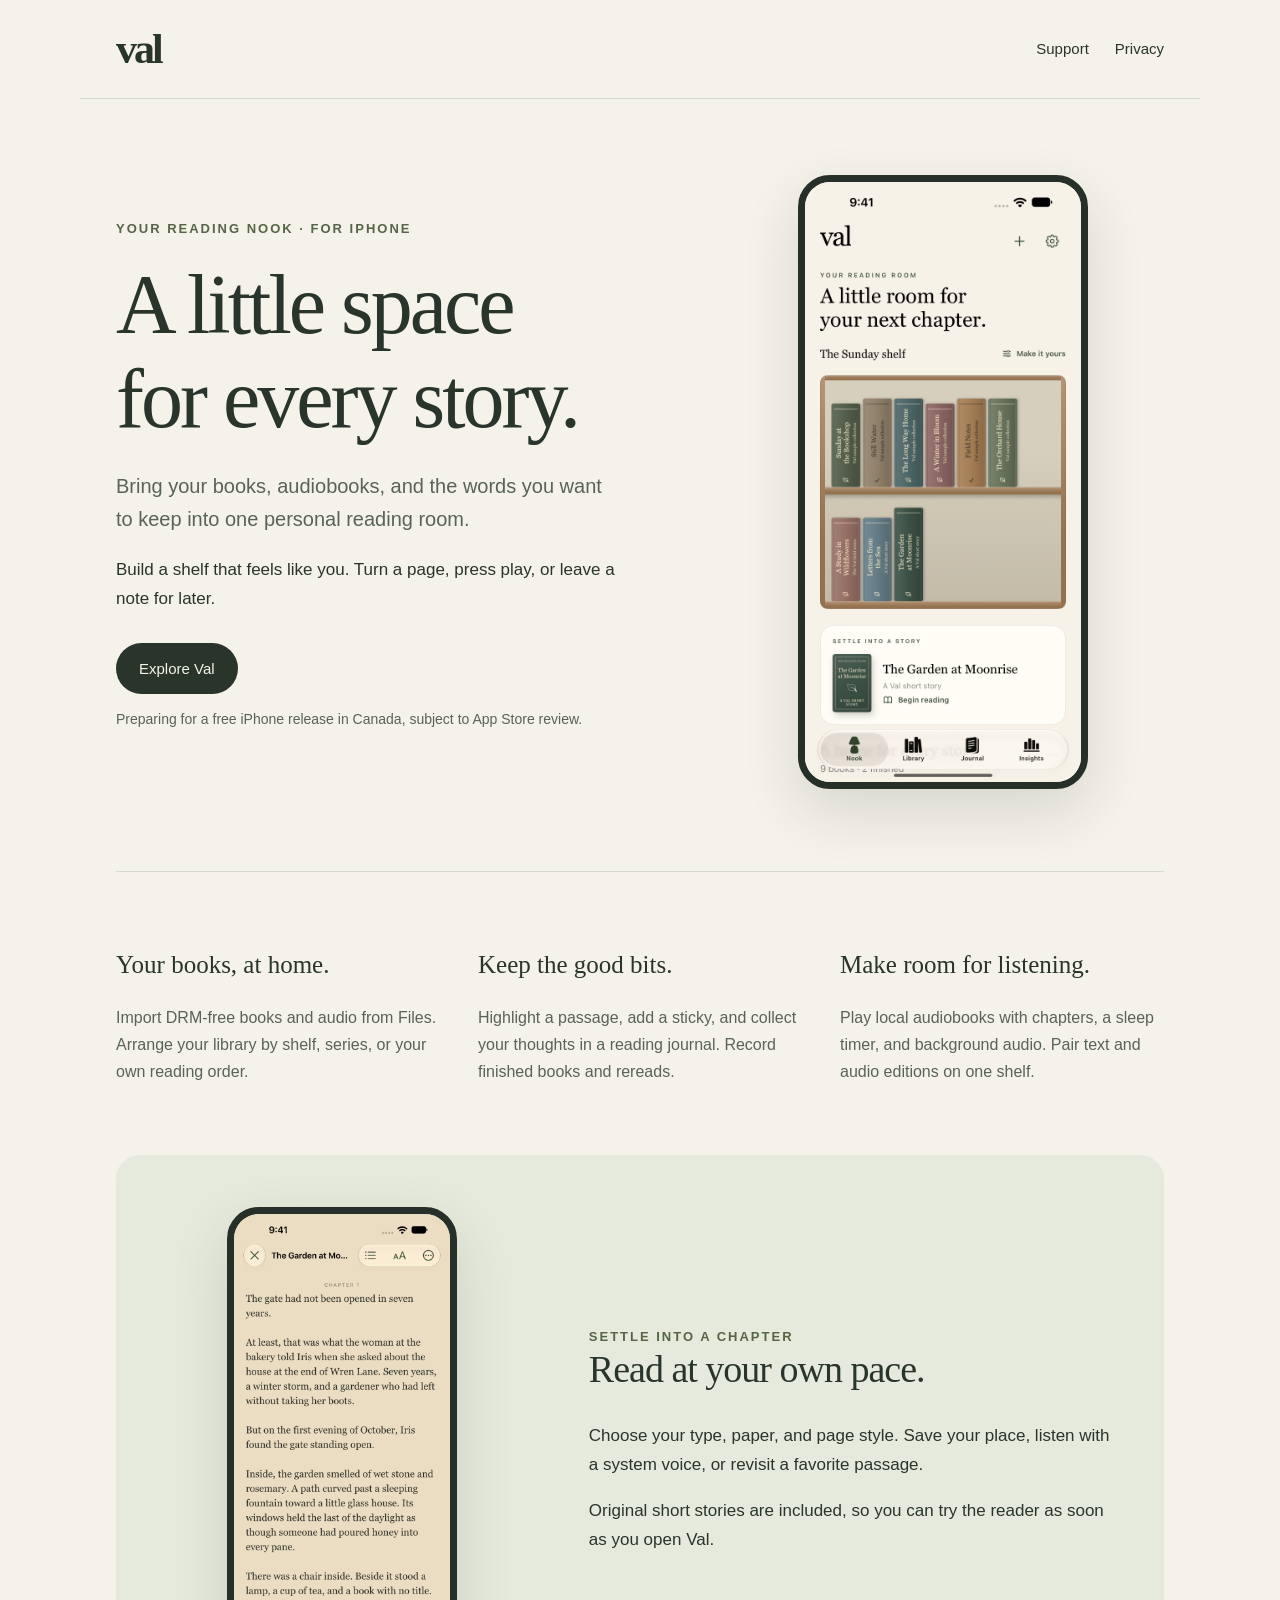
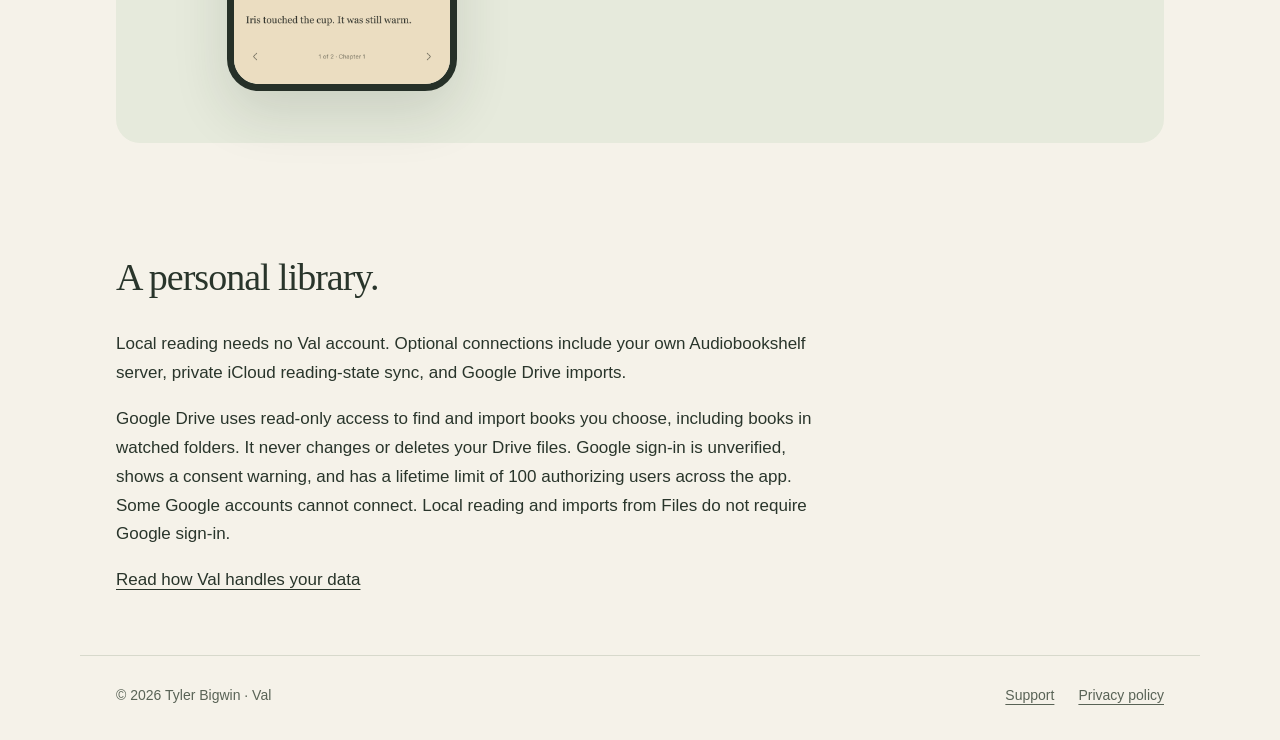
<file: index.html>
<!doctype html><html lang="en"><head><meta name="google-site-verification" content="CyNb9tYCmU9aL0lIp3lFu51zGnRePbLRvCvbiX_ESZ0"><meta charset="utf-8"><meta name="viewport" content="width=device-width,initial-scale=1"><title>Val — Your Reading Nook</title><meta name="description" content="A personal home for your books, audiobooks, and reading notes on iPhone."><link rel="icon" href="assets/icon.png"><link rel="stylesheet" href="styles.css"><link rel="canonical" href="https://cedartv.github.io/val/"></head><body>
<header><a class="brand" href="./" aria-label="Val home">val</a><nav aria-label="Main navigation"><a href="support/">Support</a><a href="privacy/">Privacy</a></nav></header>
<main><section class="hero"><div><div class="eyebrow">Your reading nook · for iPhone</div><h1>A little space<br>for every story.</h1><p class="lead">Bring your books, audiobooks, and the words you want to keep into one personal reading room.</p><p>Build a shelf that feels like you. Turn a page, press play, or leave a note for later.</p><a class="button" href="support/">Explore Val</a><p class="small">Preparing for a free iPhone release in Canada, subject to App Store review.</p></div><img class="phone" src="assets/nook.png" alt="Val’s Nook with a personal bookshelf and original sample stories" width="1320" height="2868"></section>
<section class="features" aria-label="What you can do"><div><h3>Your books, at home.</h3><p>Import DRM-free books and audio from Files. Arrange your library by shelf, series, or your own reading order.</p></div><div><h3>Keep the good bits.</h3><p>Highlight a passage, add a sticky, and collect your thoughts in a reading journal. Record finished books and rereads.</p></div><div><h3>Make room for listening.</h3><p>Play local audiobooks with chapters, a sleep timer, and background audio. Pair text and audio editions on one shelf.</p></div></section>
<section class="reading"><img class="phone" src="assets/reader.png" alt="Val’s reader displaying an original story on warm paper" width="1320" height="2868" loading="lazy"><div class="copy"><div class="eyebrow">Settle into a chapter</div><h2>Read at your own pace.</h2><p>Choose your type, paper, and page style. Save your place, listen with a system voice, or revisit a favorite passage.</p><p>Original short stories are included, so you can try the reader as soon as you open Val.</p></div></section>
<section class="privacy-note"><h2>A personal library.</h2><p>Local reading needs no Val account. Optional connections include your own Audiobookshelf server, private iCloud reading-state sync, and Google Drive imports.</p><p>Google Drive uses read-only access to find and import books you choose, including books in watched folders. It never changes or deletes your Drive files. Google sign-in is unverified, shows a consent warning, and has a lifetime limit of 100 authorizing users across the app. Some Google accounts cannot connect. Local reading and imports from Files do not require Google sign-in.</p><a href="privacy/">Read how Val handles your data</a></section></main>
<footer><span>© 2026 Tyler Bigwin · Val</span><div class="footer-links"><a href="support/">Support</a><a href="privacy/">Privacy policy</a></div></footer></body></html>
</file>
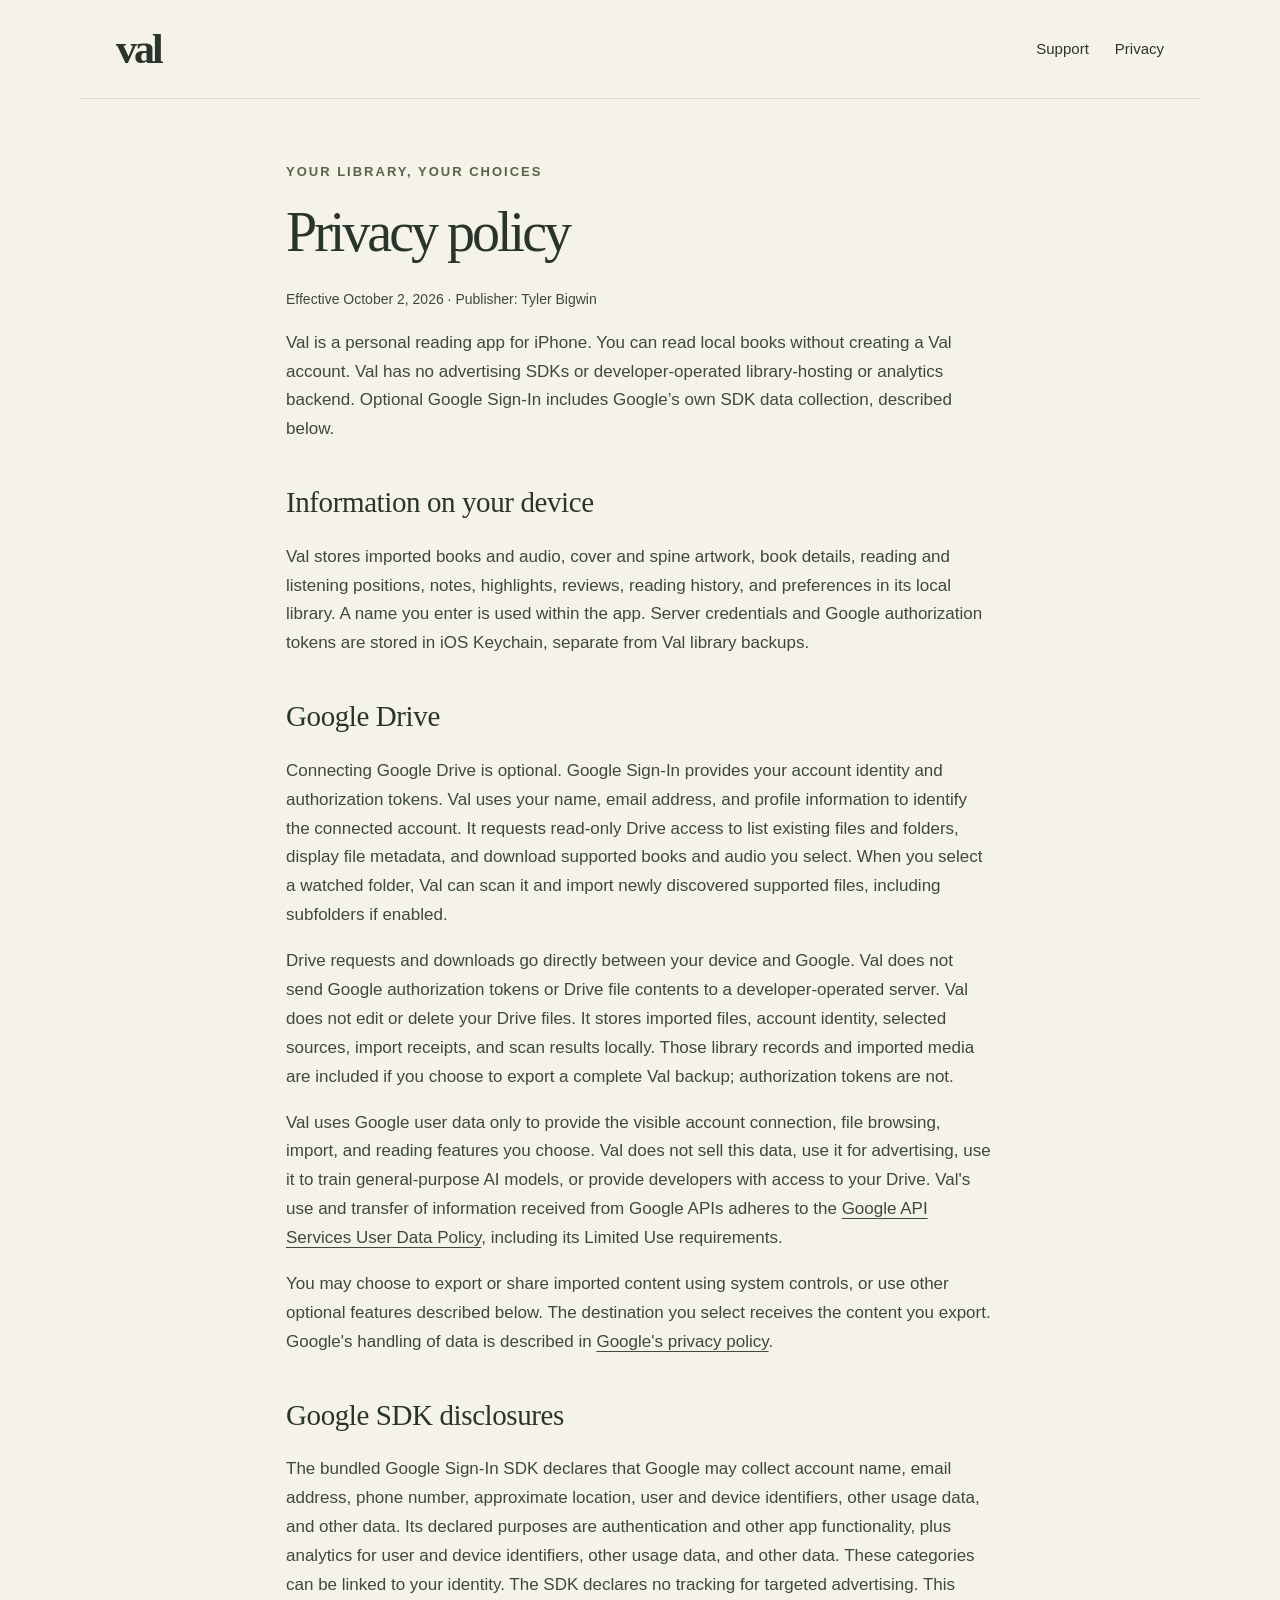
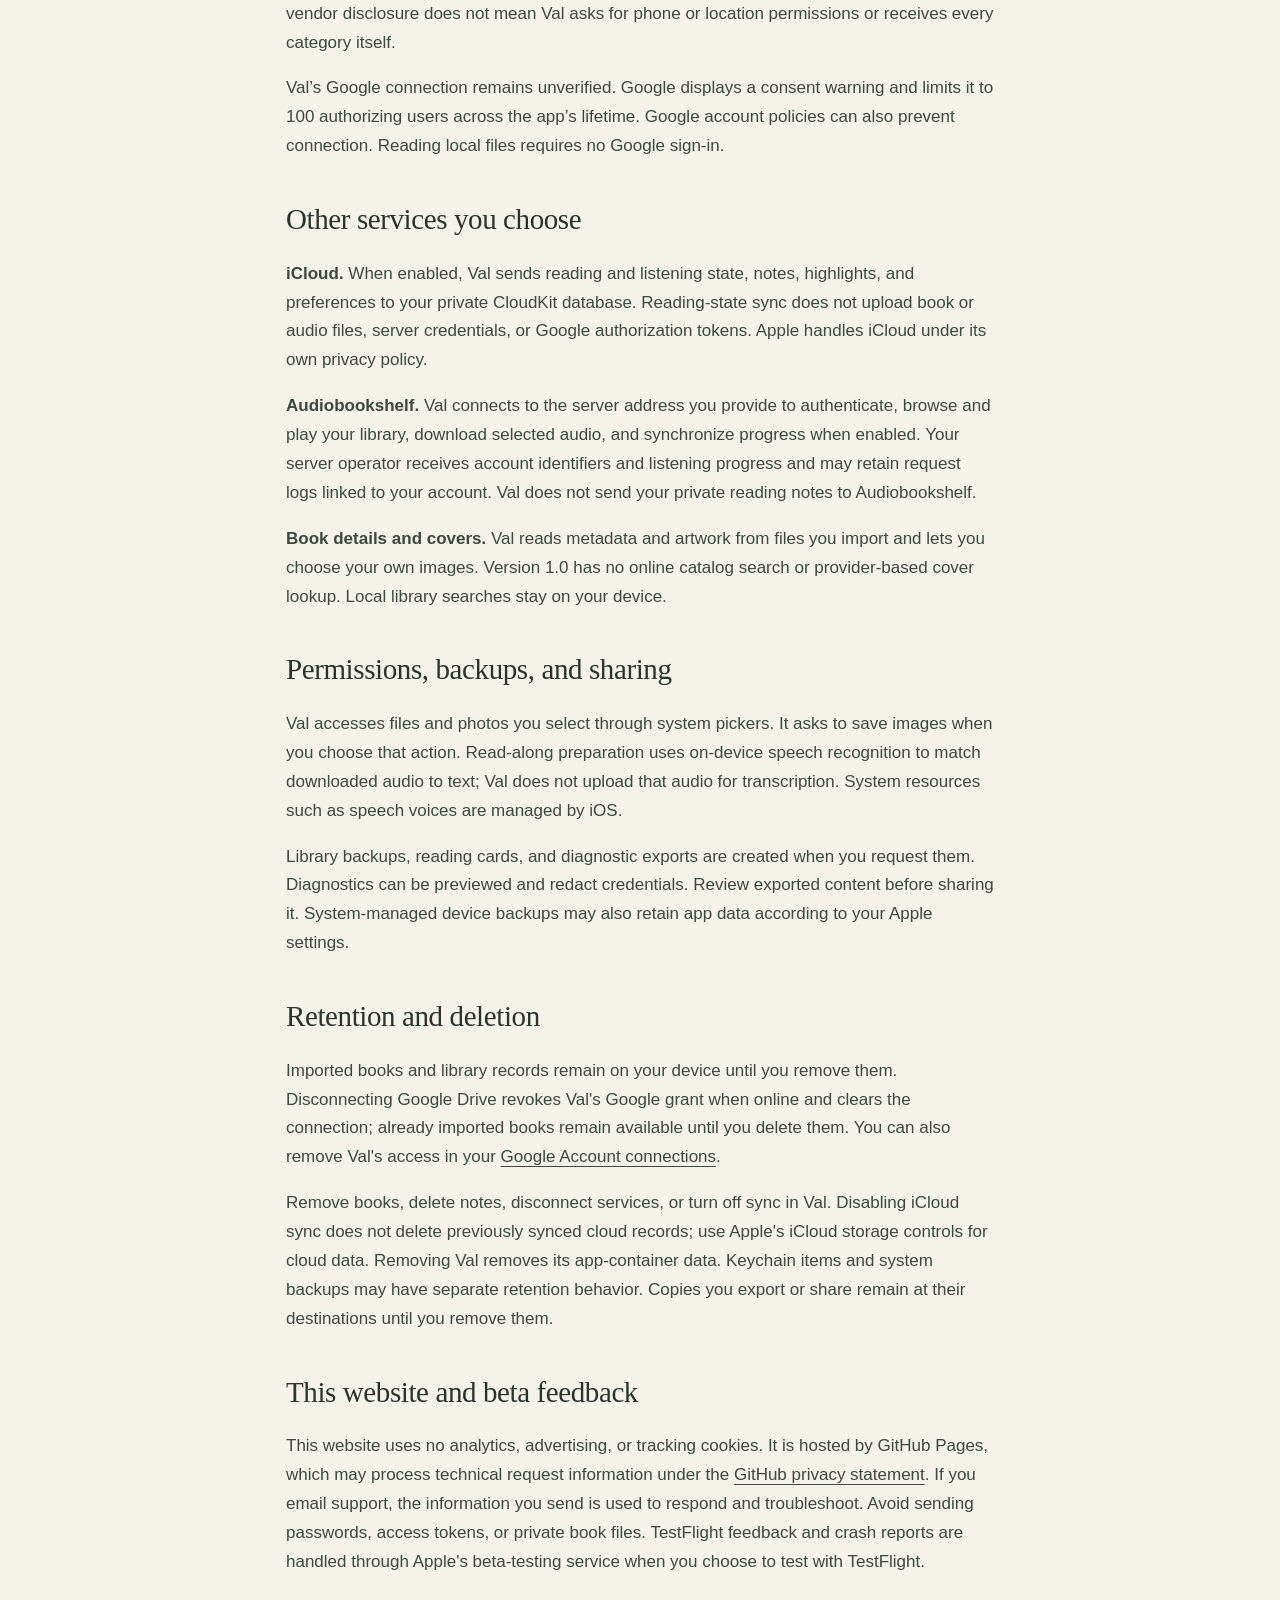
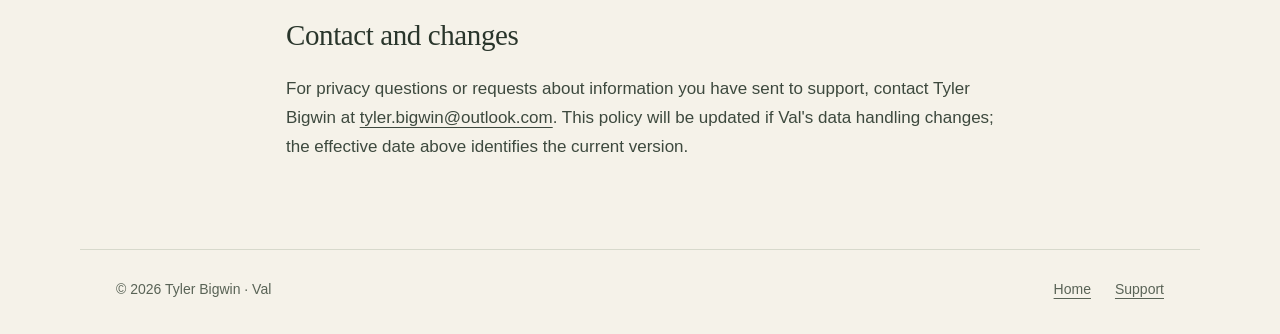
<file: privacy/index.html>
<!doctype html><html lang="en"><head><meta charset="utf-8"><meta name="viewport" content="width=device-width,initial-scale=1"><title>Privacy policy · Val</title><meta name="description" content="How Val handles your library, optional connections, and Google Drive data."><link rel="icon" href="../assets/icon.png"><link rel="stylesheet" href="../styles.css"><link rel="canonical" href="https://cedartv.github.io/val/privacy/"></head><body><header><a class="brand" href="../" aria-label="Val home">val</a><nav aria-label="Main navigation"><a href="../support/">Support</a><a href="./" aria-current="page">Privacy</a></nav></header><main class="document"><div class="eyebrow">Your library, your choices</div><h1>Privacy policy</h1><p class="small">Effective October 2, 2026 · Publisher: Tyler Bigwin</p><p>Val is a personal reading app for iPhone. You can read local books without creating a Val account. Val has no advertising SDKs or developer-operated library-hosting or analytics backend. Optional Google Sign-In includes Google’s own SDK data collection, described below.</p>
<h2>Information on your device</h2><p>Val stores imported books and audio, cover and spine artwork, book details, reading and listening positions, notes, highlights, reviews, reading history, and preferences in its local library. A name you enter is used within the app. Server credentials and Google authorization tokens are stored in iOS Keychain, separate from Val library backups.</p>
<h2>Google Drive</h2><p>Connecting Google Drive is optional. Google Sign-In provides your account identity and authorization tokens. Val uses your name, email address, and profile information to identify the connected account. It requests read-only Drive access to list existing files and folders, display file metadata, and download supported books and audio you select. When you select a watched folder, Val can scan it and import newly discovered supported files, including subfolders if enabled.</p><p>Drive requests and downloads go directly between your device and Google. Val does not send Google authorization tokens or Drive file contents to a developer-operated server. Val does not edit or delete your Drive files. It stores imported files, account identity, selected sources, import receipts, and scan results locally. Those library records and imported media are included if you choose to export a complete Val backup; authorization tokens are not.</p><p>Val uses Google user data only to provide the visible account connection, file browsing, import, and reading features you choose. Val does not sell this data, use it for advertising, use it to train general-purpose AI models, or provide developers with access to your Drive. Val's use and transfer of information received from Google APIs adheres to the <a href="https://developers.google.com/terms/api-services-user-data-policy">Google API Services User Data Policy</a>, including its Limited Use requirements.</p><p>You may choose to export or share imported content using system controls, or use other optional features described below. The destination you select receives the content you export. Google's handling of data is described in <a href="https://policies.google.com/privacy">Google's privacy policy</a>.</p>
<h2>Google SDK disclosures</h2><p>The bundled Google Sign-In SDK declares that Google may collect account name, email address, phone number, approximate location, user and device identifiers, other usage data, and other data. Its declared purposes are authentication and other app functionality, plus analytics for user and device identifiers, other usage data, and other data. These categories can be linked to your identity. The SDK declares no tracking for targeted advertising. This vendor disclosure does not mean Val asks for phone or location permissions or receives every category itself.</p><p>Val’s Google connection remains unverified. Google displays a consent warning and limits it to 100 authorizing users across the app’s lifetime. Google account policies can also prevent connection. Reading local files requires no Google sign-in.</p><h2>Other services you choose</h2><p><strong>iCloud.</strong> When enabled, Val sends reading and listening state, notes, highlights, and preferences to your private CloudKit database. Reading-state sync does not upload book or audio files, server credentials, or Google authorization tokens. Apple handles iCloud under its own privacy policy.</p><p><strong>Audiobookshelf.</strong> Val connects to the server address you provide to authenticate, browse and play your library, download selected audio, and synchronize progress when enabled. Your server operator receives account identifiers and listening progress and may retain request logs linked to your account. Val does not send your private reading notes to Audiobookshelf.</p><p><strong>Book details and covers.</strong> Val reads metadata and artwork from files you import and lets you choose your own images. Version 1.0 has no online catalog search or provider-based cover lookup. Local library searches stay on your device.</p>
<h2>Permissions, backups, and sharing</h2><p>Val accesses files and photos you select through system pickers. It asks to save images when you choose that action. Read-along preparation uses on-device speech recognition to match downloaded audio to text; Val does not upload that audio for transcription. System resources such as speech voices are managed by iOS.</p><p>Library backups, reading cards, and diagnostic exports are created when you request them. Diagnostics can be previewed and redact credentials. Review exported content before sharing it. System-managed device backups may also retain app data according to your Apple settings.</p>
<h2>Retention and deletion</h2><p>Imported books and library records remain on your device until you remove them. Disconnecting Google Drive revokes Val's Google grant when online and clears the connection; already imported books remain available until you delete them. You can also remove Val's access in your <a href="https://myaccount.google.com/connections">Google Account connections</a>.</p><p>Remove books, delete notes, disconnect services, or turn off sync in Val. Disabling iCloud sync does not delete previously synced cloud records; use Apple's iCloud storage controls for cloud data. Removing Val removes its app-container data. Keychain items and system backups may have separate retention behavior. Copies you export or share remain at their destinations until you remove them.</p>
<h2>This website and beta feedback</h2><p>This website uses no analytics, advertising, or tracking cookies. It is hosted by GitHub Pages, which may process technical request information under the <a href="https://docs.github.com/en/site-policy/privacy-policies/github-general-privacy-statement">GitHub privacy statement</a>. If you email support, the information you send is used to respond and troubleshoot. Avoid sending passwords, access tokens, or private book files. TestFlight feedback and crash reports are handled through Apple's beta-testing service when you choose to test with TestFlight.</p>
<h2>Contact and changes</h2><p>For privacy questions or requests about information you have sent to support, contact Tyler Bigwin at <a href="mailto:tyler.bigwin@outlook.com">tyler.bigwin@outlook.com</a>. This policy will be updated if Val's data handling changes; the effective date above identifies the current version.</p></main><footer><span>© 2026 Tyler Bigwin · Val</span><div class="footer-links"><a href="../">Home</a><a href="../support/">Support</a></div></footer></body></html>
</file>
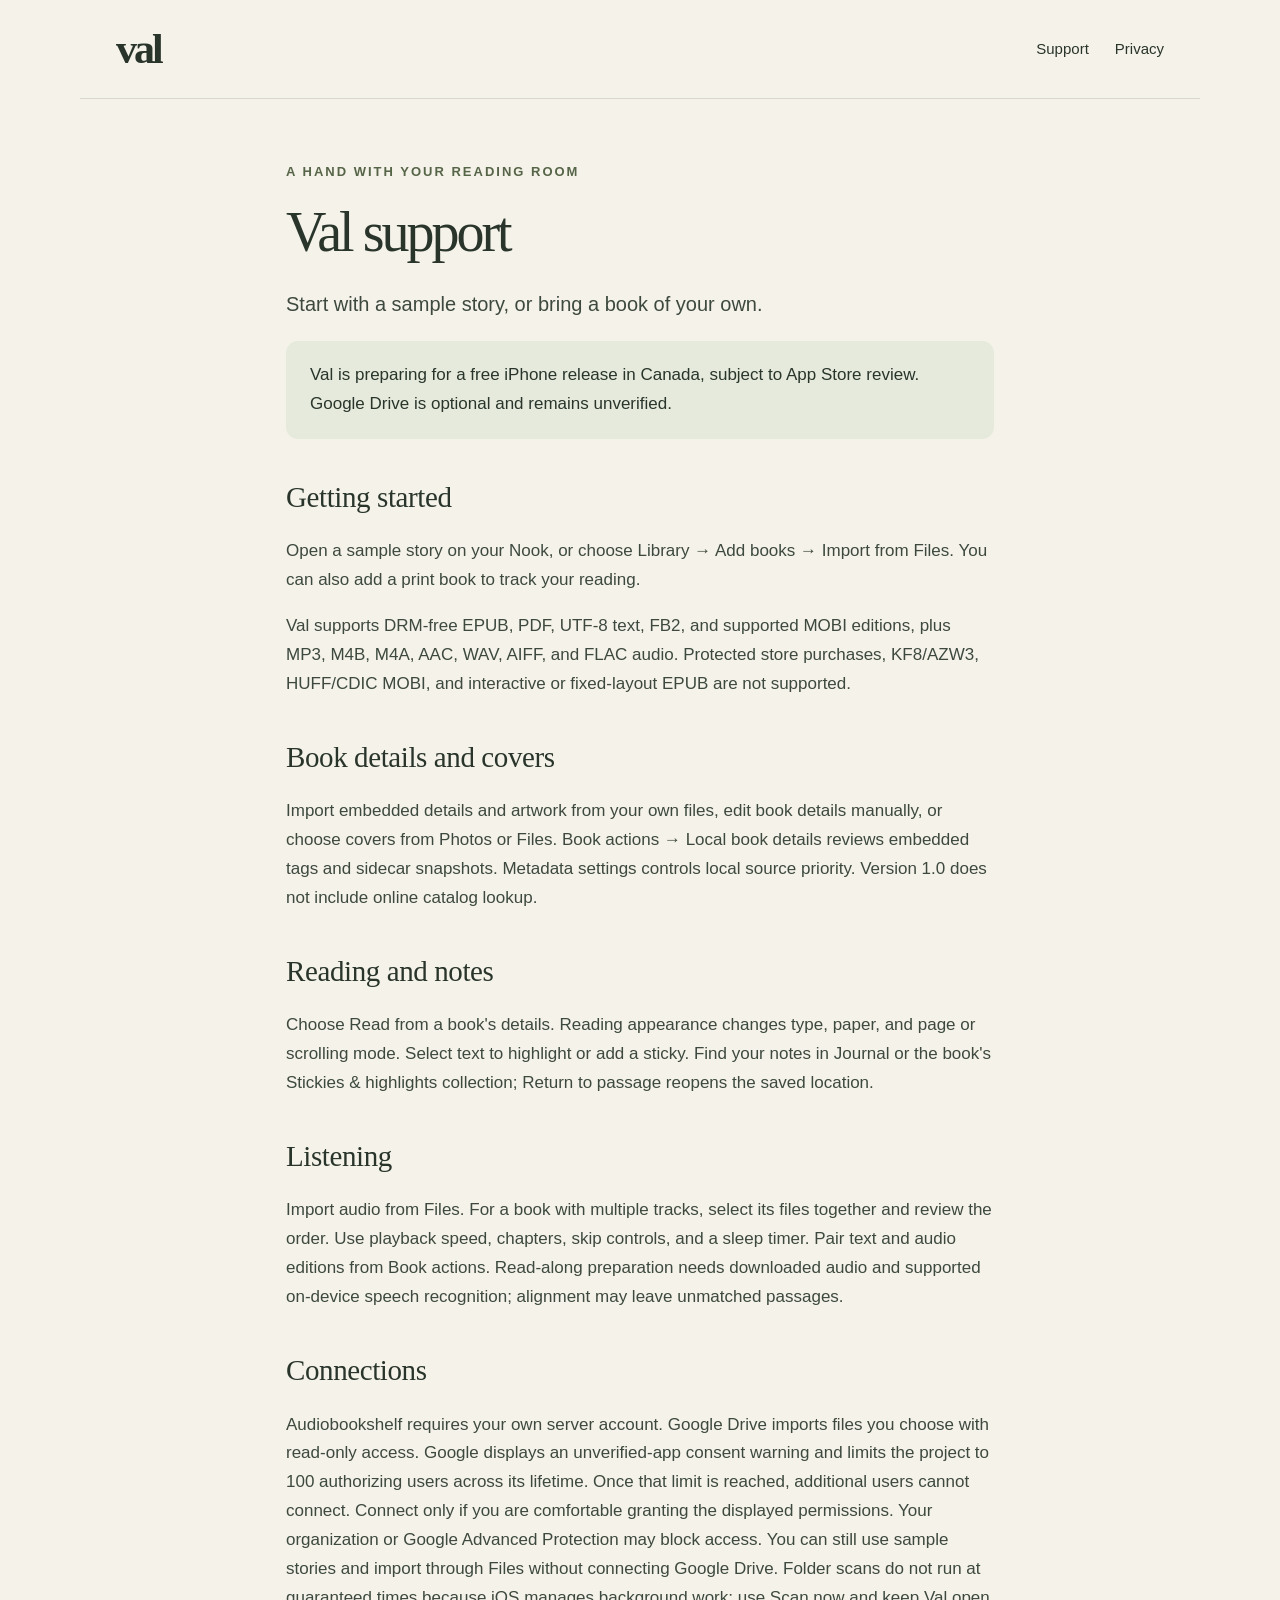
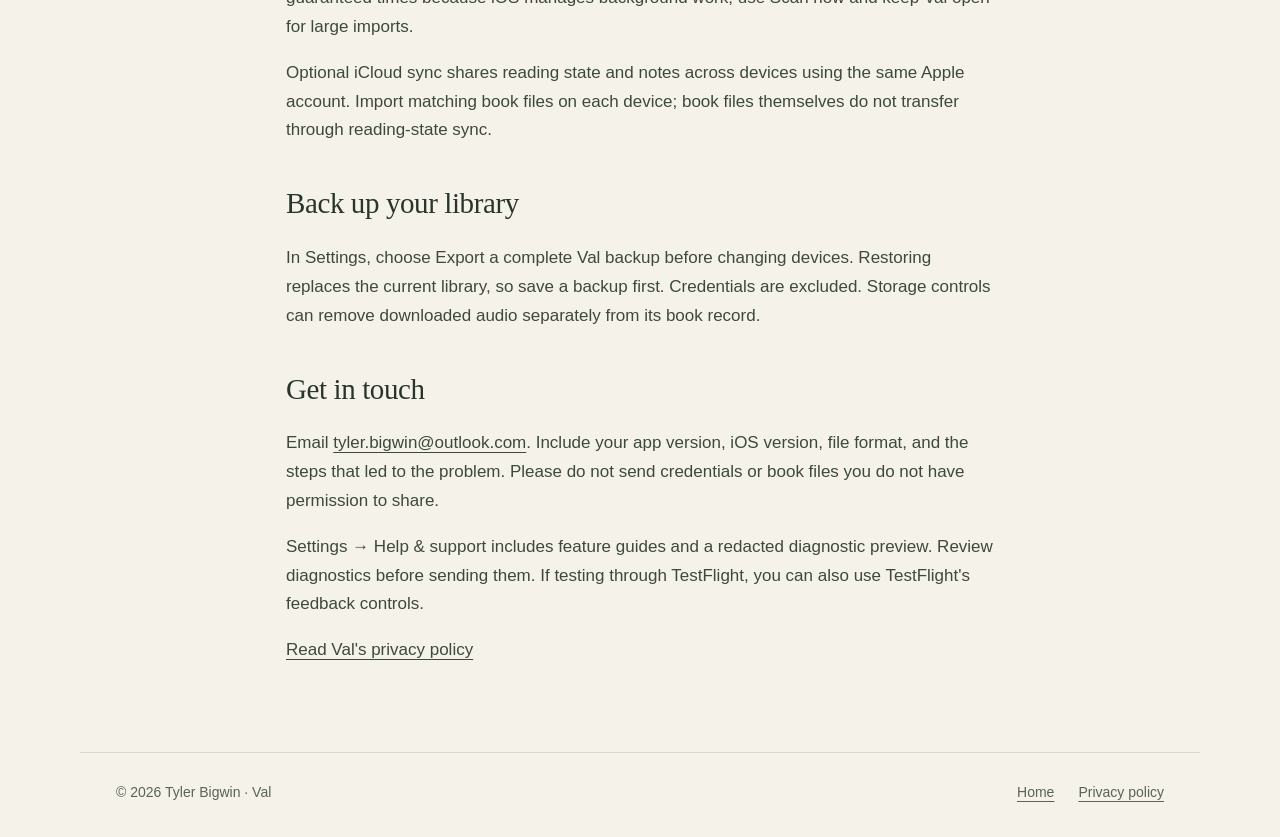
<file: support/index.html>
<!doctype html><html lang="en"><head><meta charset="utf-8"><meta name="viewport" content="width=device-width,initial-scale=1"><title>Support · Val</title><meta name="description" content="Getting started with Val, supported book formats, backups, connections, and contact information."><link rel="icon" href="../assets/icon.png"><link rel="stylesheet" href="../styles.css"><link rel="canonical" href="https://cedartv.github.io/val/support/"></head><body><header><a class="brand" href="../" aria-label="Val home">val</a><nav aria-label="Main navigation"><a href="./" aria-current="page">Support</a><a href="../privacy/">Privacy</a></nav></header><main class="document"><div class="eyebrow">A hand with your reading room</div><h1>Val support</h1><p class="lead">Start with a sample story, or bring a book of your own.</p><div class="notice">Val is preparing for a free iPhone release in Canada, subject to App Store review. Google Drive is optional and remains unverified.</div><h2>Getting started</h2><p>Open a sample story on your Nook, or choose Library → Add books → Import from Files. You can also add a print book to track your reading.</p><p>Val supports DRM-free EPUB, PDF, UTF-8 text, FB2, and supported MOBI editions, plus MP3, M4B, M4A, AAC, WAV, AIFF, and FLAC audio. Protected store purchases, KF8/AZW3, HUFF/CDIC MOBI, and interactive or fixed-layout EPUB are not supported.</p><h2>Book details and covers</h2><p>Import embedded details and artwork from your own files, edit book details manually, or choose covers from Photos or Files. Book actions → Local book details reviews embedded tags and sidecar snapshots. Metadata settings controls local source priority. Version 1.0 does not include online catalog lookup.</p><h2>Reading and notes</h2><p>Choose Read from a book's details. Reading appearance changes type, paper, and page or scrolling mode. Select text to highlight or add a sticky. Find your notes in Journal or the book's Stickies &amp; highlights collection; Return to passage reopens the saved location.</p><h2>Listening</h2><p>Import audio from Files. For a book with multiple tracks, select its files together and review the order. Use playback speed, chapters, skip controls, and a sleep timer. Pair text and audio editions from Book actions. Read-along preparation needs downloaded audio and supported on-device speech recognition; alignment may leave unmatched passages.</p><h2>Connections</h2><p>Audiobookshelf requires your own server account. Google Drive imports files you choose with read-only access. Google displays an unverified-app consent warning and limits the project to 100 authorizing users across its lifetime. Once that limit is reached, additional users cannot connect. Connect only if you are comfortable granting the displayed permissions. Your organization or Google Advanced Protection may block access. You can still use sample stories and import through Files without connecting Google Drive. Folder scans do not run at guaranteed times because iOS manages background work; use Scan now and keep Val open for large imports.</p><p>Optional iCloud sync shares reading state and notes across devices using the same Apple account. Import matching book files on each device; book files themselves do not transfer through reading-state sync.</p><h2>Back up your library</h2><p>In Settings, choose Export a complete Val backup before changing devices. Restoring replaces the current library, so save a backup first. Credentials are excluded. Storage controls can remove downloaded audio separately from its book record.</p><h2>Get in touch</h2><p>Email <a href="mailto:tyler.bigwin@outlook.com">tyler.bigwin@outlook.com</a>. Include your app version, iOS version, file format, and the steps that led to the problem. Please do not send credentials or book files you do not have permission to share.</p><p>Settings → Help &amp; support includes feature guides and a redacted diagnostic preview. Review diagnostics before sending them. If testing through TestFlight, you can also use TestFlight's feedback controls.</p><p><a href="../privacy/">Read Val's privacy policy</a></p></main><footer><span>© 2026 Tyler Bigwin · Val</span><div class="footer-links"><a href="../">Home</a><a href="../privacy/">Privacy policy</a></div></footer></body></html>
</file>
<file: styles.css>
:root{--paper:#f5f2e9;--ink:#29352b;--olive:#566447;--line:#d7d9cc;--muted:#596356;--card:#e6eadc}*{box-sizing:border-box}html{color-scheme:light;scroll-behavior:smooth}body{margin:0;background:var(--paper);color:var(--ink);font:17px/1.7 -apple-system,BlinkMacSystemFont,"Segoe UI",sans-serif}a{color:inherit;text-underline-offset:4px}a:hover{color:#506633}a:focus-visible{outline:3px solid var(--olive);outline-offset:6px}header,main,footer{max-width:1120px;margin:auto;padding:0 36px}header{display:flex;align-items:center;justify-content:space-between;gap:24px;padding-top:28px;padding-bottom:28px;border-bottom:1px solid var(--line)}.brand{font:bold 42px/1 Georgia,serif;text-decoration:none;letter-spacing:-3px}nav{display:flex;gap:26px;font-size:15px}nav a{text-decoration:none}h1,h2,h3{font-family:Georgia,"Times New Roman",serif;font-weight:400;line-height:1.12}h1{font-size:clamp(48px,6.8vw,84px);letter-spacing:-3px;margin:18px 0 24px}h2{font-size:38px;letter-spacing:-1px}h3{font-size:25px}.eyebrow{font-size:13px;letter-spacing:2px;text-transform:uppercase;color:var(--olive);font-weight:650}.hero{display:grid;grid-template-columns:1.1fr .9fr;gap:65px;align-items:center;padding:76px 0 82px}.hero p{max-width:500px}.lead{font-size:20px;line-height:1.65;color:var(--muted)}.button{display:inline-block;padding:13px 23px;border-radius:30px;background:var(--ink);color:var(--paper);text-decoration:none;font-size:15px;margin-top:12px}.button:hover{background:var(--olive);color:white}.phone{display:block;width:min(100%,290px);height:auto;border-radius:32px;box-shadow:0 22px 55px #23342224;margin:auto;border:7px solid #263028}.small{font-size:14px;color:var(--muted)}.features{border-top:1px solid var(--line);padding:54px 0;display:grid;grid-template-columns:repeat(3,1fr);gap:38px}.features p{color:var(--muted);font-size:16px}.reading{display:grid;grid-template-columns:.8fr 1.2fr;gap:72px;align-items:center;padding:52px;background:var(--card);border-radius:24px;margin-bottom:70px}.reading h2{margin-top:0}.reading .phone{max-width:230px}.privacy-note{padding:12px 0 60px;max-width:700px}.document{max-width:780px;padding-top:62px;padding-bottom:70px}.document h1{font-size:56px}.document h2{font-size:29px;letter-spacing:-.4px;margin-top:42px}.document ul{padding-left:24px}.document li{margin-bottom:10px}.notice{padding:20px 24px;background:var(--card);border-radius:12px}.document p,.document li{color:#3d493e}footer{border-top:1px solid var(--line);padding-top:28px;padding-bottom:32px;display:flex;justify-content:space-between;gap:24px;font-size:14px;color:var(--muted)}.footer-links{display:flex;gap:24px}@media(max-width:720px){header,main,footer{padding-left:22px;padding-right:22px}header{padding-top:22px;padding-bottom:22px}nav{gap:17px;font-size:14px}.hero{grid-template-columns:1fr;gap:38px;padding:48px 0}.hero h1{max-width:520px}.hero .phone{width:250px}.features{grid-template-columns:1fr;gap:14px;padding:30px 0}.features h3{margin-bottom:8px}.reading{grid-template-columns:1fr;padding:30px 24px;gap:32px;margin-bottom:45px}.reading .copy{grid-row:1}.reading h2{font-size:34px}.document{padding-top:38px}.document h1{font-size:44px;letter-spacing:-1.5px}footer{flex-direction:column}.lead{font-size:18px}}@media(prefers-reduced-motion:reduce){html{scroll-behavior:auto}}
</file>
